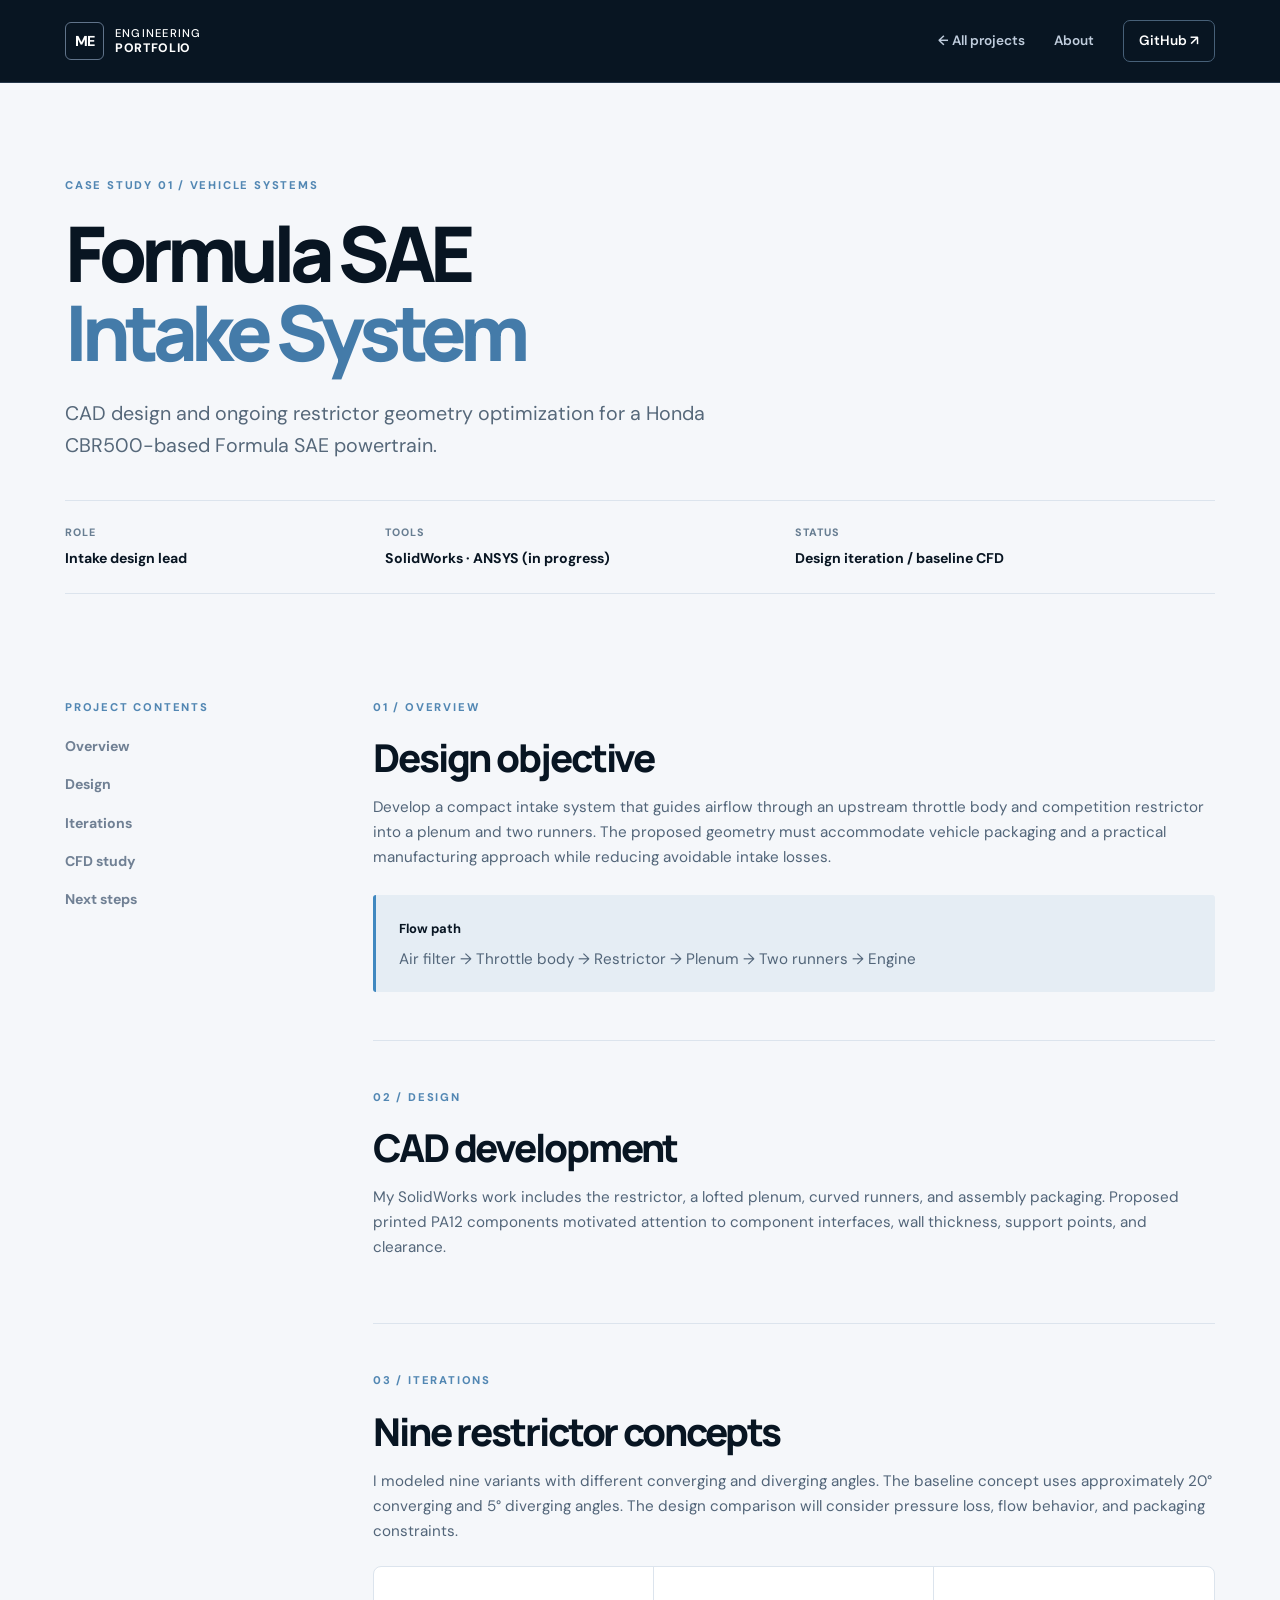
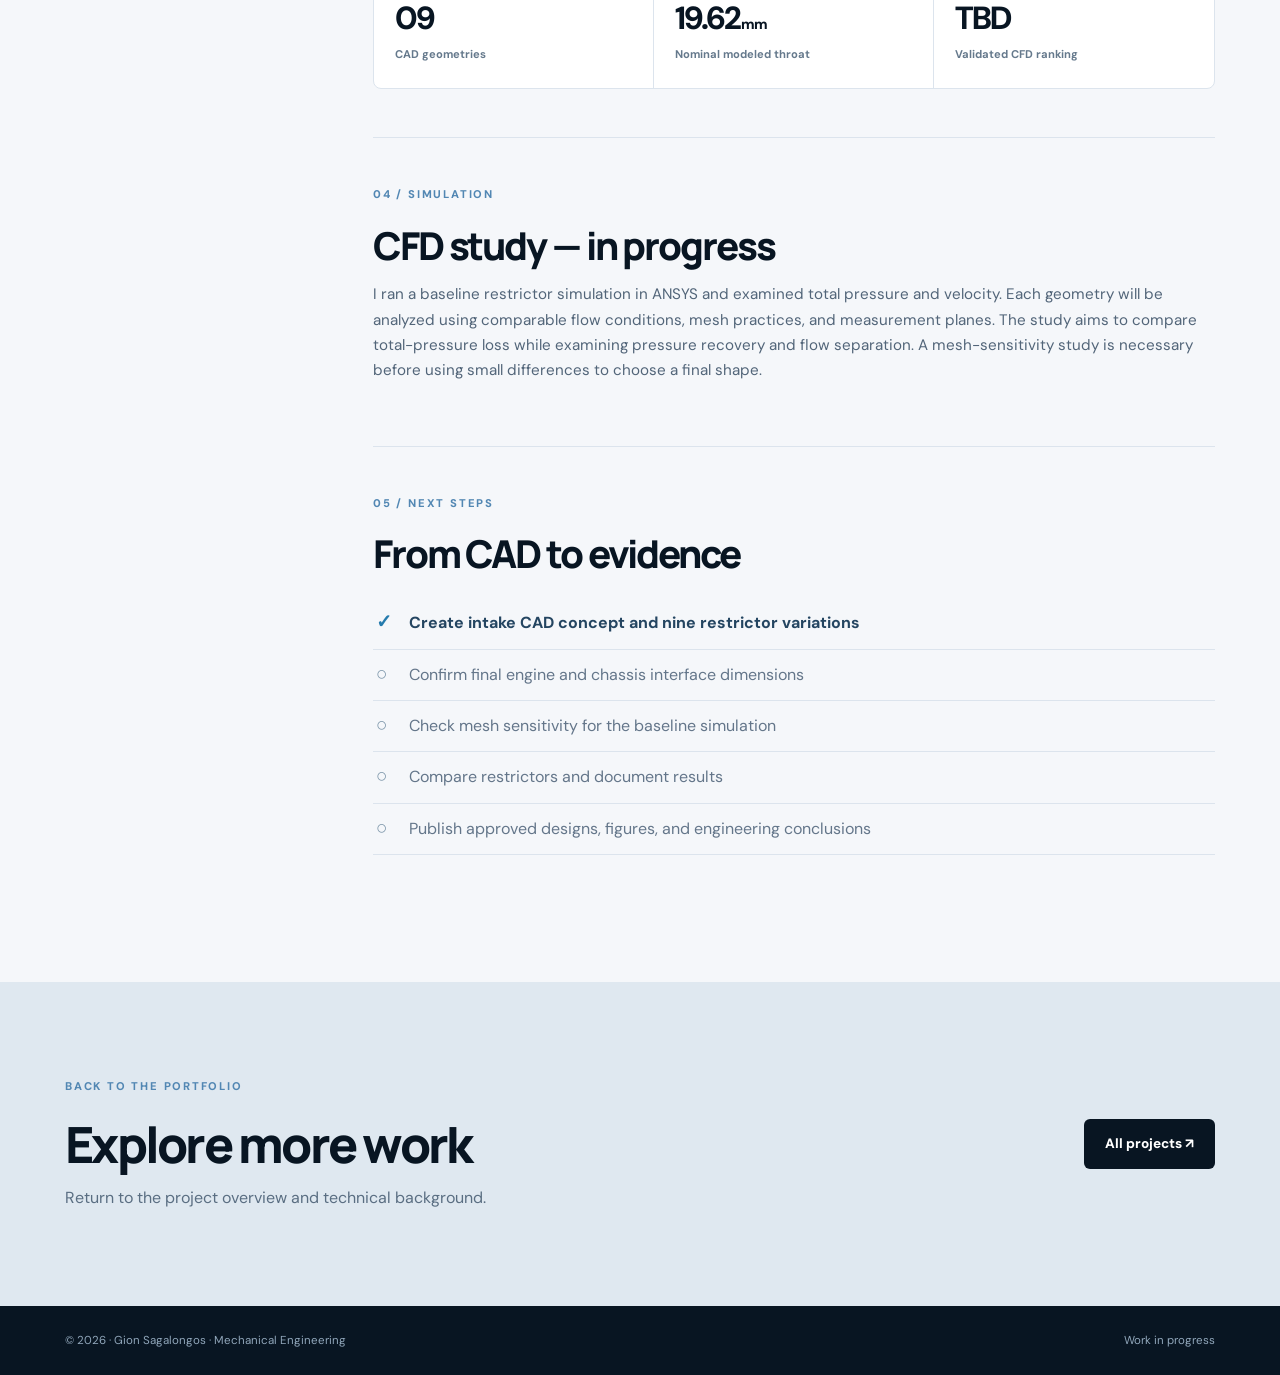
<file: fsae-intake.html>
<!DOCTYPE html>
<html lang="en">
<head>
  <meta charset="UTF-8" />
  <meta name="viewport" content="width=device-width, initial-scale=1.0" />
  <meta name="description" content="Formula SAE intake system: mechanical design, CAD, and ongoing CFD optimization." />
  <meta name="theme-color" content="#081522" />
  <title>Formula SAE Intake System | Engineering Portfolio</title>
  <link rel="stylesheet" href="../styles.css" />
</head>
<body>
  <a class="skip-link" href="#main">Skip to content</a>
  <header class="site-header"><div class="wrap nav"><a class="wordmark" href="../index.html"><span class="mark">ME</span><span>ENGINEERING <b>PORTFOLIO</b></span></a><nav aria-label="Primary navigation"><a href="../index.html#projects">← All projects</a><a href="../index.html#about">About</a><a class="nav-github" href="https://github.com/12gg34" target="_blank" rel="noopener noreferrer">GitHub ↗</a></nav></div></header>
  <main id="main">
    <section class="case-hero wrap">
      <p class="kicker">CASE STUDY 01 / VEHICLE SYSTEMS</p>
      <h1>Formula SAE<br /><em>Intake System</em></h1>
      <p class="case-intro">CAD design and ongoing restrictor geometry optimization for a Honda CBR500-based Formula SAE powertrain.</p>
      <div class="case-meta"><div><small>ROLE</small><strong>Intake design lead</strong></div><div><small>TOOLS</small><strong>SolidWorks · ANSYS (in progress)</strong></div><div><small>STATUS</small><strong>Design iteration / baseline CFD</strong></div></div>
      
    </section>
    <section class="case-body wrap">
      <aside class="case-sidebar"><p class="kicker">PROJECT CONTENTS</p><a href="#overview">Overview</a><a href="#design">Design</a><a href="#variants">Iterations</a><a href="#cfd">CFD study</a><a href="#next">Next steps</a></aside>
      <div class="case-content">
        <section id="overview"><p class="kicker">01 / OVERVIEW</p><h2>Design objective</h2><p>Develop a compact intake system that guides airflow through an upstream throttle body and competition restrictor into a plenum and two runners. The proposed geometry must accommodate vehicle packaging and a practical manufacturing approach while reducing avoidable intake losses.</p><div class="info-callout"><strong>Flow path</strong><p>Air filter → Throttle body → Restrictor → Plenum → Two runners → Engine</p></div></section>
        <section id="design"><p class="kicker">02 / DESIGN</p><h2>CAD development</h2><p>My SolidWorks work includes the restrictor, a lofted plenum, curved runners, and assembly packaging. Proposed printed PA12 components motivated attention to component interfaces, wall thickness, support points, and clearance.</p></section>
        <section id="variants"><p class="kicker">03 / ITERATIONS</p><h2>Nine restrictor concepts</h2><p>I modeled nine variants with different converging and diverging angles. The baseline concept uses approximately 20° converging and 5° diverging angles. The design comparison will consider pressure loss, flow behavior, and packaging constraints.</p><div class="stat-band"><div><strong>09</strong><small>CAD geometries</small></div><div><strong>19.62<span> mm</span></strong><small>Nominal modeled throat</small></div><div><strong>TBD</strong><small>Validated CFD ranking</small></div></div></section>
        <section id="cfd"><p class="kicker">04 / SIMULATION</p><h2>CFD study — in progress</h2><p>I ran a baseline restrictor simulation in ANSYS and examined total pressure and velocity. Each geometry will be analyzed using comparable flow conditions, mesh practices, and measurement planes. The study aims to compare total-pressure loss while examining pressure recovery and flow separation. A mesh-sensitivity study is necessary before using small differences to choose a final shape.</p></section>
        <section id="next"><p class="kicker">05 / NEXT STEPS</p><h2>From CAD to evidence</h2><ul class="milestones"><li class="done">Create intake CAD concept and nine restrictor variations</li><li>Confirm final engine and chassis interface dimensions</li><li>Check mesh sensitivity for the baseline simulation</li><li>Compare restrictors and document results</li><li>Publish approved designs, figures, and engineering conclusions</li></ul></section>
      </div>
    </section>
    <section class="contact-section section"><div class="wrap contact-content"><div><p class="kicker">BACK TO THE PORTFOLIO</p><h2>Explore more work</h2><p>Return to the project overview and technical background.</p></div><a class="btn btn-primary" href="../index.html#projects">All projects ↗</a></div></section>
  </main>
  <footer><div class="wrap footer-layout"><span>© 2026 · Gion Sagalongos · Mechanical Engineering</span><span>Work in progress</span></div></footer>
</body>
</html>
</file>
<file: styles.css>
@import url('https://fonts.googleapis.com/css2?family=DM+Sans:wght@400;500;600;700&family=Manrope:wght@400;500;600;700;800&display=swap');
:root{--ink:#081522;--ink-light:#14263b;--blue:#4b9dff;--orange:#fda96f;--paper:#f5f7fa;--white:#fff;--muted:#647387;--line:#dce4ed;--max:1150px}
*{box-sizing:border-box}html{scroll-behavior:smooth}body{margin:0;background:var(--paper);color:var(--ink);font-family:'DM Sans',Arial,sans-serif;line-height:1.65}a{color:inherit;text-decoration:none}a:focus-visible{outline:3px solid var(--blue);outline-offset:3px}h1,h2,h3,p{margin-top:0}h1,h2,h3{font-family:Manrope,'DM Sans',Arial,sans-serif;letter-spacing:-.055em;line-height:1.14}h2{font-size:clamp(2rem,3.9vw,3.35rem);font-weight:800}h3{font-size:1.5rem}.wrap{width:min(calc(100% - 54px),var(--max));margin-inline:auto}.skip-link{position:absolute;left:-9999px;top:0}.skip-link:focus{left:12px;top:12px;background:white;z-index:20;padding:12px}.site-header{background:var(--ink);color:white;border-bottom:1px solid #27384b}.nav{min-height:82px;display:flex;align-items:center;justify-content:space-between;gap:26px}.wordmark{display:flex;align-items:center;gap:11px;font-size:.7rem;letter-spacing:.11em;font-weight:500;line-height:1.3;white-space:nowrap}.wordmark b{display:block;font-size:.77rem;font-weight:800;letter-spacing:.055em}.mark{font-weight:800;font-size:.9rem;letter-spacing:-.07em;padding:9px;border:1px solid #60738a;border-radius:6px}.nav nav{display:flex;align-items:center;gap:29px;font-weight:600;font-size:.85rem;color:#c0cddd}.nav nav a:hover{color:white}.nav-github{color:white!important;border:1px solid #476078;border-radius:7px;padding:9px 15px}.nav-github:hover{background:#1a314b}.hero{padding-block:105px 115px;display:grid;grid-template-columns:1.03fr .97fr;gap:56px;align-items:center}.hero:before,.hero:after{content:none}.eyebrow,.kicker{color:#5287b3;font-weight:800;font-size:.7rem;letter-spacing:.16em;margin-bottom:20px}.eyebrow{display:flex;align-items:center;gap:11px;letter-spacing:.12em}.live-dot{width:8px;height:8px;background:#41a6d9;border-radius:50%;box-shadow:0 0 0 4px rgba(73,161,222,.13)}.hero h1,.case-hero h1{font-size:clamp(4rem,7vw,6.8rem);font-weight:800;letter-spacing:-.08em;line-height:1.025;margin:0 0 25px}.hero h1 em,.case-hero h1 em{font-style:normal;color:#447ba9}.lead{font-size:1.05rem;max-width:540px;color:#435166;margin-bottom:29px}.lead strong{color:var(--ink)}.hero-actions{display:flex;gap:12px;flex-wrap:wrap}.btn{border-radius:6px;padding:14px 21px;display:inline-flex;align-items:center;justify-content:center;gap:18px;font-size:.85rem;font-weight:800;transition:transform .18s,background-color .18s}.btn:hover{transform:translateY(-2px)}.btn-primary{background:var(--ink);color:#fff}.btn-primary:hover{background:#224564}.btn-ghost{background:#e4eaf0;color:#172c43}.tags{display:flex;flex-wrap:wrap;gap:8px;margin-top:29px}.tags span{border:1px solid #c9d4e0;padding:6px 11px;font-size:.71rem;font-weight:700;color:#58697e;border-radius:4px}.hero-art{background:var(--ink);border:1px solid #1c3248;border-radius:13px;min-height:408px;position:relative;overflow:hidden;box-shadow:0 25px 60px -34px #0e203c88;padding:32px;display:flex;flex-direction:column;justify-content:space-between}.hero-grid,.blueprint-grid{position:absolute;inset:0;background-image:linear-gradient(#41607a24 1px,transparent 1px),linear-gradient(90deg,#41607a24 1px,transparent 1px);background-size:32px 32px;mask-image:linear-gradient(to bottom,black,transparent 98%)}.art-caption,.art-bottom,.process{position:relative;z-index:1}.art-caption{color:#c3d2e4;font-size:.66rem;letter-spacing:.14em;font-weight:800;display:flex;align-items:center;gap:10px}.mini-square{height:8px;width:8px;background:var(--orange)}.process{display:flex;gap:7px;align-items:center;justify-content:center}.process>div:not(.flow-arrow){border:1px solid #47647d;background:#12283aee;border-radius:8px;padding:18px 13px;flex:1;min-width:0}.process small,.process strong,.process span{display:block}.process small{color:var(--orange);font-size:.69rem;font-weight:800}.process strong{color:white;font-size:clamp(.75rem,1vw,1rem);letter-spacing:.025em;margin:12px 0 7px}.process span{color:#97b2ca;font-size:.66rem}.flow-arrow{color:#89a3bd;flex:0;font-size:1.4rem}.art-bottom{display:flex;justify-content:space-between;color:#718da8;font-size:.6rem;font-weight:800;letter-spacing:.1em}.section{padding:95px 0}.projects-section{background:white}.section-heading{display:flex;justify-content:space-between;gap:50px;align-items:end;margin-bottom:40px}.section-heading h2{margin:0}.section-heading>p{max-width:335px;color:var(--muted);font-size:.89rem;margin:0}.accent-dot{color:#328fcb}.featured-project{display:grid;grid-template-columns:1.1fr 1fr;min-height:400px;border:1px solid var(--line);border-radius:12px;overflow:hidden;transition:transform .2s,box-shadow .2s}.featured-project:hover{transform:translateY(-3px);box-shadow:0 20px 44px -30px #06152666}.featured-visual{background:linear-gradient(145deg,#132f48,#061523);padding:25px;position:relative;overflow:hidden;display:flex;flex-direction:column;justify-content:space-between}.featured-visual .blueprint-grid{mask-image:linear-gradient(to bottom,black,transparent)}.visual-tag,.component-flow,.visual-note{position:relative;z-index:1}.visual-tag{align-self:start;font-size:.65rem;color:white;border:1px solid #577188;background:#122c49;padding:8px 12px;letter-spacing:.08em;font-weight:700;border-radius:4px}.component-flow{display:flex;align-items:center;justify-content:center;gap:5px;flex-wrap:wrap}.component-flow div{border:1px solid #5b8aab;border-radius:5px;padding:17px 10px;color:#e1effd;font-weight:800;font-size:.73rem;background:#1c40627a}.component-flow>span{color:var(--orange)}.visual-note{font-size:.7rem;color:#b0c3d5}.featured-copy{padding:42px 43px;display:flex;flex-direction:column}.featured-topline{display:flex;align-items:center;justify-content:space-between;gap:10px;flex-wrap:wrap;font-size:.63rem;font-weight:800;color:#647d95;letter-spacing:.08em}.status{color:#8b652f;background:#fff1da;padding:7px 9px;border-radius:3px}.featured-copy h3{font-size:clamp(2rem,3.2vw,3.2rem);margin:35px 0 17px}.featured-copy p{color:#647387;max-width:425px;font-size:.9rem}.project-tags,.about-tags{display:flex;gap:7px;flex-wrap:wrap;margin-top:12px}.project-tags span,.about-tags span{font-size:.69rem;border:1px solid var(--line);border-radius:3px;color:#536a7d;padding:6px 10px;font-weight:700}.explore-link{margin-top:auto;padding-top:26px;font-size:.85rem;color:#175c98;font-weight:800;display:flex;justify-content:space-between;border-top:1px solid #e3e9f1}.secondary-project{display:grid;grid-template-columns:54px 1fr auto;gap:20px;margin-top:22px;align-items:center;padding:25px 27px;border:1px solid var(--line);border-radius:10px;background:#fafbfc}.secondary-icon{font-family:Manrope,sans-serif;font-weight:800;color:#7c8ea0;font-size:1.4rem}.secondary-project .kicker{margin:0 0 6px}.secondary-project h3{margin:0 0 8px;font-size:1.25rem;letter-spacing:-.03em}.secondary-project p:not(.kicker){margin:0;max-width:660px;color:#687789;font-size:.83rem}.upcoming-label{font-size:.7rem;color:#8d9cab;font-weight:800;letter-spacing:.08em}.about-section{background:#edf2f6}.about-layout{display:grid;grid-template-columns:.9fr 1fr;gap:100px;align-items:start}.about-layout h2{max-width:500px}.about-layout p:not(.kicker){color:#536578;margin-bottom:21px;font-size:.99rem}.contact-section{background:#dfe8f0}.contact-content{display:flex;align-items:center;justify-content:space-between;gap:28px}.contact-content h2{margin:0 0 12px}.contact-content p:not(.kicker){margin:0;color:#5a6e82}footer{background:var(--ink);color:#90a6ba}.footer-layout{display:flex;justify-content:space-between;gap:20px;padding-block:25px;font-size:.72rem}.case-hero{padding-top:93px;padding-bottom:70px}.case-hero h1{font-size:clamp(3.4rem,6vw,6.1rem);margin-bottom:25px}.case-intro{font-size:1.23rem;color:#56687a;max-width:700px}.case-meta{display:grid;grid-template-columns:1fr 1.3fr 1.4fr;gap:20px;margin:38px 0 34px;border-block:1px solid var(--line);padding:23px 0}.case-meta small,.case-meta strong{display:block}.case-meta small{font-size:.67rem;letter-spacing:.1em;color:#687e92;font-weight:800;margin-bottom:5px}.case-meta strong{font-size:.88rem}.case-visual{position:relative;min-height:340px;border-radius:12px;background:linear-gradient(135deg,#163b58,#081522);color:#d7ecff;display:flex;justify-content:center;align-items:center;flex-direction:column;gap:12px;overflow:hidden}.case-visual>*:not(.blueprint-grid){position:relative;z-index:1}.camera-icon{font-size:4rem;color:#4b83ad;line-height:1}.case-visual strong{letter-spacing:.12em;font-size:.85rem}.case-visual span{font-size:.77rem;color:#9db8ce}.case-body{display:grid;grid-template-columns:230px 1fr;gap:78px;padding-bottom:105px}.case-sidebar{position:sticky;top:28px;align-self:start;display:flex;flex-direction:column;gap:15px}.case-sidebar .kicker{margin-bottom:4px}.case-sidebar a{font-weight:700;color:#708094;font-size:.88rem}.case-sidebar a:hover{color:#1d6aa3}.case-content section{scroll-margin-top:35px;padding-bottom:48px;border-bottom:1px solid var(--line);margin-bottom:47px}.case-content section:last-child{border:0;margin-bottom:0;padding-bottom:0}.case-content h2{font-size:clamp(1.8rem,3vw,2.45rem);margin-bottom:15px}.case-content p:not(.kicker){color:#526579;font-size:.95rem}.info-callout{background:#e5edf4;border-left:3px solid #4088c0;border-radius:3px;padding:20px 23px;margin-top:25px}.info-callout strong{font-size:.81rem}.info-callout p{margin:5px 0 0!important}.pair-grid{display:grid;grid-template-columns:1fr 1fr;gap:14px;margin-top:24px}.mini-visual{border:1px dashed #adc0d2;background:linear-gradient(135deg,#e4edf3,#f7f9fb);height:176px;border-radius:6px;display:grid;place-items:center;padding:20px;text-align:center}.mini-visual span{color:#7790a5;font-size:.72rem;font-weight:800;letter-spacing:.06em}.fineprint{color:#7b8da0!important;font-size:.76rem!important;margin-top:12px!important}.stat-band{display:grid;grid-template-columns:repeat(3,1fr);gap:0;border:1px solid var(--line);background:white;border-radius:8px;margin-top:22px}.stat-band>div{padding:25px 21px;border-right:1px solid var(--line)}.stat-band>div:last-child{border:0}.stat-band strong{display:block;font-size:2rem;font-weight:800;letter-spacing:-.06em}.stat-band strong span{font-size:.9rem}.stat-band small{display:block;color:#65798c;font-size:.7rem;font-weight:700}.simulation-placeholder{margin-top:25px;min-height:270px;background:repeating-linear-gradient(45deg,#0e2236,#0e2236 15px,#112c43 15px,#112c43 30px);border-radius:9px;display:grid;place-items:center;color:#e7f1fb;text-align:center;padding:24px}.simulation-placeholder>div>*{display:block}.simulation-placeholder span{font-size:.65rem;font-weight:800;letter-spacing:.15em;color:#76b6de}.simulation-placeholder strong{font-size:1.45rem;margin:12px 0;font-family:Manrope,sans-serif}.simulation-placeholder small{font-size:.73rem;color:#b4cede}.milestones{list-style:none;padding:0;margin:22px 0}.milestones li{padding:12px 0 12px 36px;border-bottom:1px solid var(--line);position:relative;color:#64768a}.milestones li:before{position:absolute;content:'○';left:3px;color:#8099ac;font-size:1.2rem;line-height:1.2}.milestones li.done{color:#244561;font-weight:700}.milestones li.done:before{content:'✓';color:#257bad;font-weight:800}
@media(max-width:900px){.hero{grid-template-columns:1fr;gap:36px;padding-block:75px}.hero-art{min-height:315px}.featured-project{grid-template-columns:1fr}.featured-visual{min-height:285px}.about-layout{gap:40px}.case-body{grid-template-columns:160px 1fr;gap:35px}}
@media(max-width:600px){.wrap{width:min(calc(100% - 34px),var(--max))}.nav{min-height:70px}.wordmark{font-size:.57rem}.wordmark b{font-size:.6rem}.nav nav{gap:12px;font-size:.74rem}.nav nav a:not(.nav-github){display:none}.hero{padding-block:67px}.hero h1{font-size:4rem}.hero-art{padding:18px;min-height:290px}.process>div:not(.flow-arrow){padding:14px 7px}.process strong{font-size:.66rem}.process span{font-size:.55rem}.process .flow-arrow{font-size:.85rem}.art-bottom{font-size:.49rem}.section{padding:68px 0}.section-heading{display:block}.section-heading>p{margin-top:17px}.featured-copy{padding:30px 24px}.featured-copy h3{margin-top:22px}.component-flow{gap:3px}.component-flow div{font-size:.56rem;padding:14px 5px}.secondary-project{grid-template-columns:1fr;gap:11px}.secondary-icon{display:none}.upcoming-label{justify-self:start}.about-layout{grid-template-columns:1fr;gap:15px}.contact-content{display:block}.contact-content .btn{margin-top:25px}.footer-layout{flex-direction:column;gap:6px}.case-hero{padding-top:65px}.case-meta{grid-template-columns:1fr;gap:17px}.case-visual{min-height:270px;padding:20px;text-align:center}.case-body{display:block}.case-sidebar{position:static;display:flex;flex-direction:row;flex-wrap:wrap;gap:13px;margin-bottom:45px}.case-sidebar .kicker{width:100%;margin:0}.pair-grid{grid-template-columns:1fr}.stat-band{grid-template-columns:1fr}.stat-band>div{border-right:0;border-bottom:1px solid var(--line)}.stat-band>div:last-child{border-bottom:0}}
@media(prefers-reduced-motion:reduce){html{scroll-behavior:auto}.btn,.featured-project{transition:none}}
</file>
